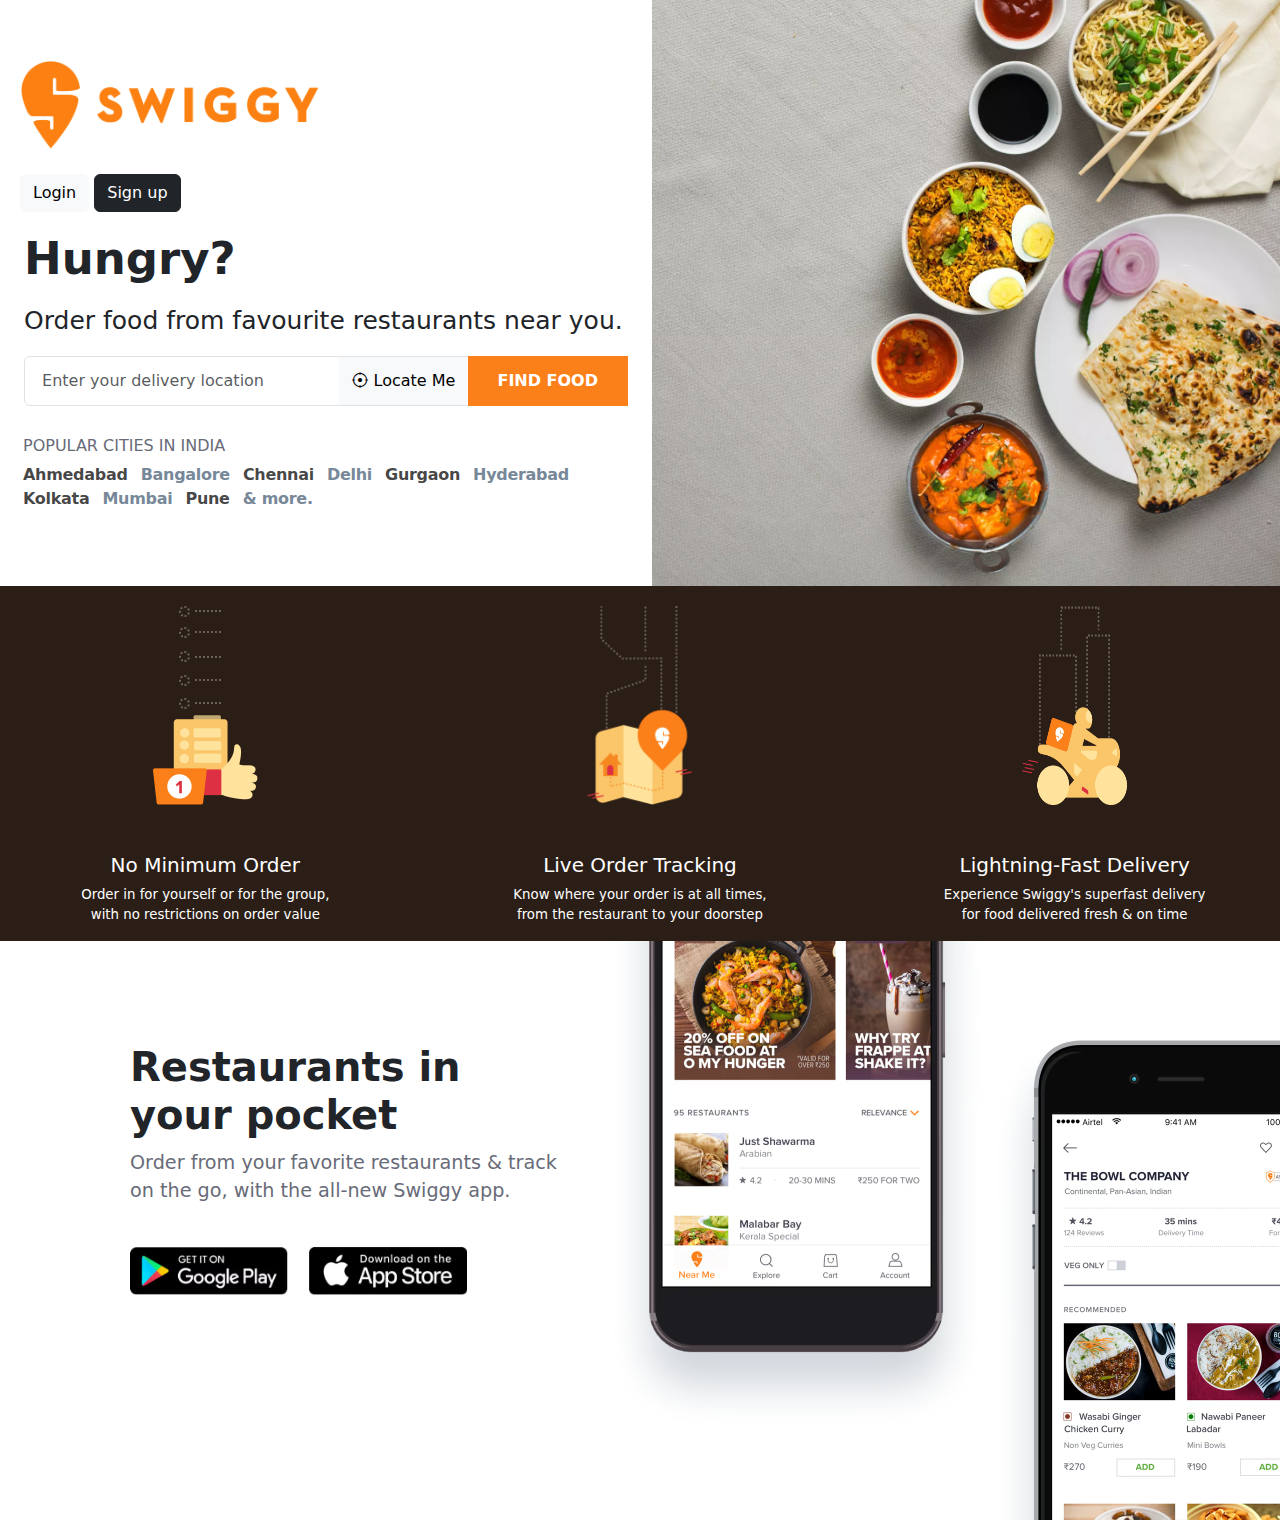
<file: index.html>
<!DOCTYPE html>
<html lang="en">

<head>
    <meta charset="UTF-8">
    <meta name="viewport" content="width=device-width, initial-scale=1.0">
    <title>Swiggy</title>
    <link rel="stylesheet" href="./styles/bootstrap.min.css">
    <link rel="stylesheet" href="https://cdn.jsdelivr.net/npm/bootstrap-icons@1.11.3/font/bootstrap-icons.min.css">
    <link rel="stylesheet" href="./styles/main.css">
    <script src="./styles/bootstrap.bundle.min.js"></script>
</head>

<body>
    <section>

        <div class=" row gy-3">
            <div class="col-lg-6 col-md-12 col-sm-12">
                <div class="container ms-2">
                    <img src="./images/logo1.png" class="  navbar-brand landing-logo " alt="">
                    <div class=" mt-4 ">
                        <a href="#offcanvasLogin" class="btn btn-light" data-bs-toggle="offcanvas">Login</a>
                        <a href="#offcanvasCreateAccount" class="btn  btn-dark" data-bs-toggle="offcanvas">Sign up</a>

                    </div>
                    
                        <!-- ----- Offcanvas LOGIN ------ -->
                        <div class="offcanvas offcanvas-end" tabindex="-1" id="offcanvasLogin"
                            aria-labelledby="offcanvasExampleLabel">
                            <div class="offcanvas-header">
                                <h5 class="offcanvas-title" id="offcanvasLoginLabel">Login</h5>
                                <img src="./images/Image-login_btpq7r.avif " id="loginimg" alt="">


                                <button type="button" class="btn-close text-reset" data-bs-dismiss="offcanvas"
                                    aria-label="Close"></button>
                            </div>

                            <div class="offcanvas-body mt-5">
                                <p class>or<a href="#offcanvasCreateAccount" data-bs-toggle="offcanvas"
                                        data-bs-target="#offcanvasCreateAccount"><span> Create an account</span></a></p>
                                <hr>
                                <div>
                                    <form action="">
                                        <div class="form-floating mt-5">
                                            <input type="tel" class="form-control w-75 border-black" name="mobile"
                                                id="mobile" maxlength="10" placeholder="Phone number">
                                            <label for="" class="form-label">Phone number</label>
                                        </div>
                                        <br>
                                        <button class=" btn w-75">LOGIN</button>
                                        <br>

                                        <p class="mt-2">By clicking on Login, I accept the <a href="">Terms &
                                                Conditions</a> &
                                            <a href="">Privacy Policy</a>
                                        </p>
                                    </form>
                                </div>

                            </div>
                        </div>

                        <!-- ----- Offcanvas SIGN UP ------ -->
                        <div class="offcanvas offcanvas-end" tabindex="-1" id="offcanvasCreateAccount"
                            aria-labelledby="offcanvasCreateAccountLabel">
                            <div class="offcanvas-header">
                                <h5 class="offcanvas-title " id="offcanvasCreateAccountLabel">Create an Account</h5>
                                <img src="./images/Image-login_btpq7r.avif " id="loginimg" alt="">


                                <button type="button" class="btn-close text-reset" data-bs-dismiss="offcanvas"
                                    aria-label="Close"></button>
                            </div>

                            <div class="offcanvas-body mt-5">

                                <p class>or<a href="#offcanvasLogin" data-bs-toggle="offcanvas"
                                        data-bs-target="#offcanvasLogin"><span>
                                            Login to your account</span></a></p>
                                <hr>
                                <form action="">
                                    <div class="form-floating mt-5">
                                        <input type="tel" class="form-control w-75 border-black" name="mobile"
                                            id="mobile" maxlength="10" placeholder="Phone number">
                                        <label for="" class="form-label">Phone number</label>
                                    </div>
                                    <div class="form-floating mt-2">
                                        <input type="text" class="form-control w-75 border-black" name="name" id="name"
                                            maxlength="10" placeholder="enter name">
                                        <label for="" class="form-label">Name</label>
                                    </div>
                                    <div class="form-floating mt-2">
                                        <input type="email" class="form-control w-75 border-black" name="email"
                                            id="email" maxlength="10" placeholder="enter email">
                                        <label for="" class="form-label">Email</label>
                                    </div>
                                    <br>
                                    <button class="form-control btn w-75">CONTINUE</button>
                                    <br>


                                    <p class="mt-2">By clicking on Login, I accept the <a href="">Terms & Conditions</a>
                                        & <a href="">Privacy Policy</a></p>
                                </form>
                            </div>
                        </div>





                    <h1 class="landing-h1 ms-1  ">Hungry?</h1>
                    <h2 class="landing-h2 ms-1">Order food from favourite restaurants near you.</h2>
                    <div class="landing-loc   input-group ms-1">
                        <input type="text" class="locattioninpu form-control  " value="" name="location" id="location"
                            placeholder=" Enter your delivery location" maxlength="30">
                        <button class="location btn btn-light  border-top border-bottom"><span><i
                                    class="bi bi-crosshair"></i></span> Locate Me</button>
                        <a href="./home.html" class="findfood nav-link"><span>FIND FOOD</span></a>






                        <div class="citylist ms ">
                            <h4>POPULAR CITIES IN INDIA</h4>
                            <a href="#" class="list">Ahmedabad</a>
                            <a href="#" class="list">Bangalore</a>
                            <a href="#" class="list">Chennai</a>
                            <a href="#" class="list">Delhi</a>
                            <a href="#" class="list">Gurgaon</a>
                            <a href="#" class="list">Hyderabad</a>
                            <a href="#" class="list">Kolkata</a>
                            <a href="#" class="list">Mumbai</a>
                            <a href="#" class="list">Pune</a>
                            <a href="#" class="list"> <!-- -->&amp; more.</a>
                        </div>
                    </div>
                </div>
            </div>
            <div class="col-lg-6 col-md-12 col-sm-12">
                <img src="./images/landing.webp" class="img-fluid">

            </div>

        </div>

    </section>
    <section class="landing2">
        <div class="row  text-center ">
            <div class="col-lg-4  ">
                <div class="">

                    <img src="./images/nominimumorder.webp" alt="" class="img-fluid">
                    <h5 class="text-white mt-5">No Minimum Order</h5>
                    <p class="text-white ">Order in for yourself or for the group,<br> with no restrictions on order
                        value</p>
                </div>

            </div>
            <div class="col-lg-4  ">
                <img src="./images/liveordertracking.webp" alt="" class="img-fluid">
                <h5 class="text-white mt-5">Live Order Tracking</h5>
                <p class="text-white ">Know where your order is at all times,<br>from the restaurant to your doorstep
                </p>

            </div>
            <div class="col-lg-4  ">
                <img src="./images/fastdeliver.webp" alt="" class="img-fluid">
                <h5 class="text-white mt-5">Lightning-Fast Delivery</h5>
                <p class="text-white ">Experience Swiggy's superfast delivery <br> for food delivered fresh & on time
                </p>

            </div>






        </div>
    </section>
    <section>
        <div class="container">

            <div class="row gy-5">
                <div class="col-lg-5 col-sm-12 ms-5 landing3 ">
                    <h1>Restaurants in <br> your pocket</h1>
                    <p>Order from your favorite restaurants & track <br> on the go, with the all-new Swiggy app.</p>
                    <img src="./images/playstore.avif" class=" " alt="">
                    <img src="./images/appstore.avif" class=" ms-3" alt="">
                </div>
                <div class="col-lg-6 col-sm-12">
                    <div class="d-flex">
                        <img src="./images/mobimg.avif" class="android">
                        <img src="./images/iphoneimg.avif" class="iphone ">
                    </div>
                </div>

            </div>
        </div>
    </section>








</body>

</html>
</file>
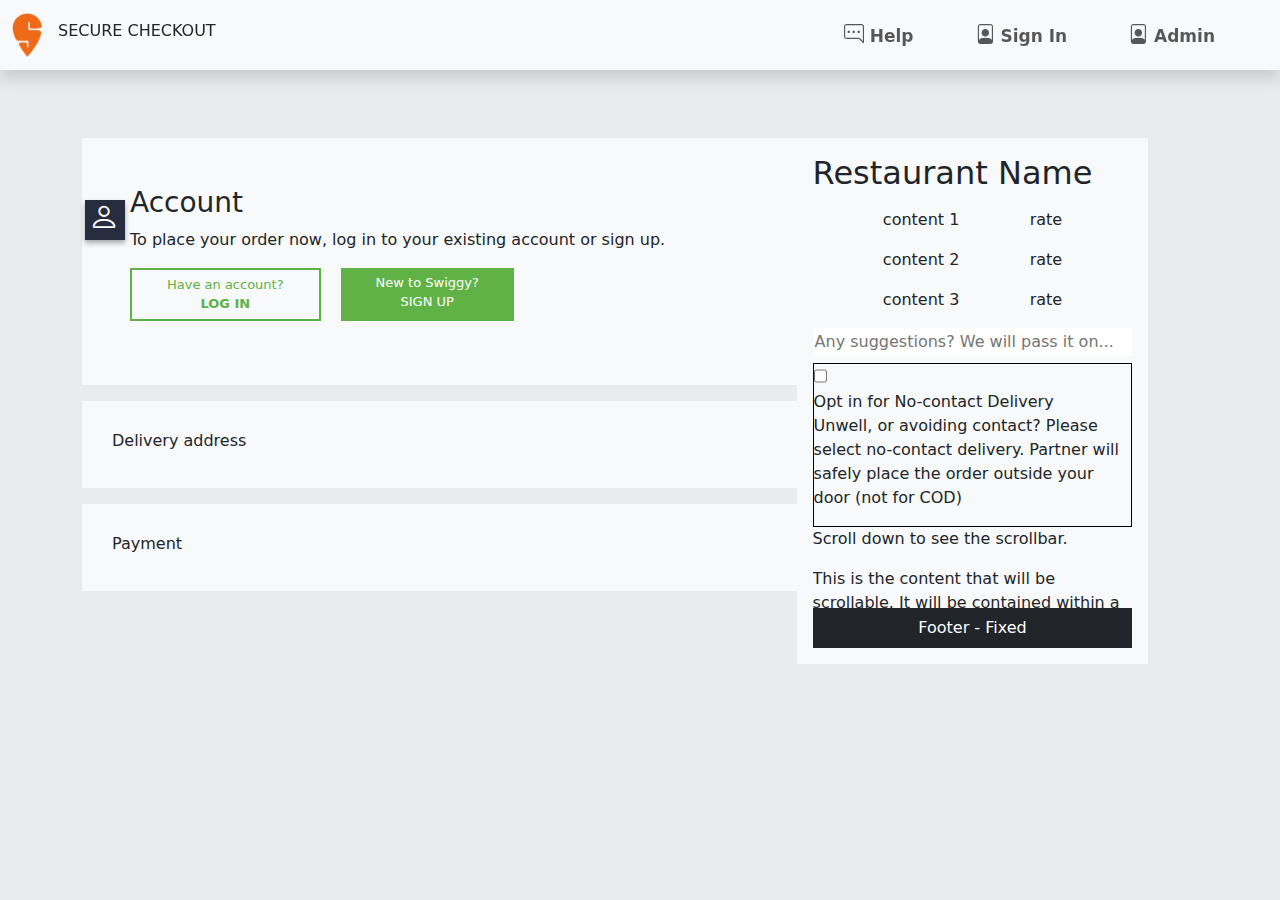
<file: cart.html>
<!DOCTYPE html>
<html lang="en">

<head>
    <meta charset="UTF-8">
    <meta name="viewport" content="width=device-width, initial-scale=1.0">
    <title>Swiggy</title>
    <link rel="stylesheet" href="./styles/bootstrap.min.css">
    <link rel="stylesheet" href="https://cdn.jsdelivr.net/npm/bootstrap-icons@1.11.3/font/bootstrap-icons.min.css">
    <link rel="icon" href="./images/icon.png">


    <link rel="stylesheet" href="https://cdnjs.cloudflare.com/ajax/libs/OwlCarousel2/2.3.4/assets/owl.carousel.min.css"
        integrity="sha512-tS3S5qG0BlhnQROyJXvNjeEM4UpMXHrQfTGmbQ1gKmelCxlSEBUaxhRBj/EFTzpbP4RVSrpEikbmdJobCvhE3g=="
        crossorigin="anonymous" referrerpolicy="no-referrer" />
    <link rel="stylesheet"
        href="https://cdnjs.cloudflare.com/ajax/libs/OwlCarousel2/2.3.4/assets/owl.theme.default.min.css"
        integrity="sha512-sMXtMNL1zRzolHYKEujM2AqCLUR9F2C4/05cdbxjjLSRvMQIciEPCQZo++nk7go3BtSuK9kfa/s+a4f4i5pLkw=="
        crossorigin="anonymous" referrerpolicy="no-referrer" />

    <link rel="stylesheet" href="./styles/main.css">



</head>
<body style="background-color: #e9ecee;">

    <nav class="navbar navbar-expand-md navbar-light bg-light fixed-top shadow">
        <div class="container-fluid">
            <a class="navbar-brand " href="./home.html"><img src="./images/icon.png"  alt=""></a>
            <h6 class="">SECURE CHECKOUT</h6>
            <button class="navbar-toggler " type="button" data-bs-toggle="collapse" data-bs-target="#navbarNav"
                aria-controls="navbarNav" aria-expanded="false" aria-label="Toggle navigation">
                <span class="navbar-toggler-icon"></span>
            </button>
            <div class="collapse navbar-collapse justify-content-end" id="navbarNav">
                <ul class="navbar-nav text-center">

                    <li class="nav-item"><a href="" class="nav-link"><span><i class="bi bi-chat-right-dots"></i></span> Help</a></li>
                    <li class="nav-item"><a href="#offcanvasLogin" class="nav-link" data-bs-toggle="offcanvas"><span><i class="bi bi-file-person"></i></span> Sign In</a></li>
                    <li class="nav-item"><a href="./pages/admindasboard.html" class="nav-link"><span><i class="bi bi-file-person"></i></span> Admin</a></li>

                </ul>
            </div>
        </div>
    </nav>

    
    <!-- ----- Offcanvas LOGIN ------ -->
    <div class="offcanvas offcanvas-end" tabindex="-1" id="offcanvasLogin" aria-labelledby="offcanvasExampleLabel">
        <div class="offcanvas-header">
            <h5 class="offcanvas-title" id="offcanvasLoginLabel">Login</h5>
            <img src="./images/Image-login_btpq7r.avif " id="loginimg" alt="">


            <button type="button" class="btn-close text-reset" data-bs-dismiss="offcanvas" aria-label="Close"></button>
        </div>

        <div class="offcanvas-body mt-5">
            <p class>or<a href="#offcanvasCreateAccount" data-bs-toggle="offcanvas"
                    data-bs-target="#offcanvasCreateAccount"><span> Create an account</span></a></p>
            <hr>
            <div>
                <form action="">
                    <div class="form-floating mt-5">
                        <input type="tel" class="form-control w-75 border-black" name="mobile" id="mobile"
                            maxlength="10" placeholder="Phone number">
                        <label for="" class="form-label">Phone number</label>
                    </div>
                    <br>
                    <button class=" btn w-75">LOGIN</button>
                    <br>

                    <p class="mt-2">By clicking on Login, I accept the <a href="">Terms & Conditions</a> & <a
                            href="">Privacy Policy</a></p>
                </form>
            </div>

        </div>
    </div>

    <!-- ----- Offcanvas SIGN UP ------ -->
    <div class="offcanvas offcanvas-end" tabindex="-1" id="offcanvasCreateAccount"
        aria-labelledby="offcanvasCreateAccountLabel">
        <div class="offcanvas-header">
            <h5 class="offcanvas-title " id="offcanvasCreateAccountLabel">Create an Account</h5>
            <img src="./images/Image-login_btpq7r.avif " id="loginimg" alt="">


            <button type="button" class="btn-close text-reset" data-bs-dismiss="offcanvas" aria-label="Close"></button>
        </div>

        <div class="offcanvas-body mt-5">

            <p class>or<a href="#offcanvasLogin" data-bs-toggle="offcanvas" data-bs-target="#offcanvasLogin"><span>
                        Login to your account</span></a></p>
            <hr>
            <form action="">
                <div class="form-floating mt-5">
                    <input type="tel" class="form-control w-75 border-black" name="mobile" id="mobile" maxlength="10"
                        placeholder="Phone number">
                    <label for="" class="form-label">Phone number</label>
                </div>
                <div class="form-floating mt-2">
                    <input type="text" class="form-control w-75 border-black" name="name" id="name" maxlength="10"
                        placeholder="enter name">
                    <label for="" class="form-label">Name</label>
                </div>
                <div class="form-floating mt-2">
                    <input type="email" class="form-control w-75 border-black" name="email" id="email" maxlength="10"
                        placeholder="enter email">
                    <label for="" class="form-label">Email</label>
                </div>
                <br>
                <button class="form-control btn  w-75">Login</button>
                <br>


                <p class="mt-2">By clicking on Login, I accept the <a href="">Terms & Conditions</a> & <a
                        href="">Privacy Policy</a></p>
            </form>
        </div>
    </div>

    
   

    
    <section  style="background-color: #e9ecee;">
        <div class="container mt-5" id="cartpadding">
            <div class="row ">
                <div class="col-lg-7  col-sm-12 " >
                    <div class="col-lg-7 col-sm-12 p-5   bg-light " id="cartcol1">
                        <div class="qwerty"><span><i class="bi bi-person"></i></span></div>
                        <h3>Account</h3>
                        <p>To place your order now, log in to your existing account or sign up.</p>
                        <p class="d-inline-flex gap-1">
                            <a id="loginButton" class="" data-bs-toggle="collapse" href="#loginCollapse" role="button" >
                             Have an account?<br>
                             <span>LOG IN</span>
                        

                            </a>
                            <a id="signupButton" class="ms-3" type="button" data-bs-toggle="collapse" data-bs-target="#signupCollapse" >
                              New to Swiggy?<br>
                              <span>SIGN UP</span>
                            </a>
                          </p>
                          <div class="collapse" id="loginCollapse">
                            <h6>Enter login details or  <span><a href="#signupCollapse">create an account</a></span></h6>

                                <div class="form-floating mt-5">
                                    <input type="tel" class="form-control w-50 border-black" name="mobile"
                                        id="mobile" maxlength="10" placeholder="Phone number">
                                    <label for="" class="form-label">Phone number</label>
                                </div>
                                <br>
                                <button class="  w-50">LOGIN</button>
                                <br>

                                <p class="mt-2">By clicking on Login, I accept the <a href="">Terms &
                                        Conditions</a> &
                                    <a href="">Privacy Policy</a>
                                </p>
                            </form>
                           
                          </div>
                          <!-- --signup-- -->
                          <div class="collapse" id="signupCollapse">
                            <h6>Sign up or <span><a href="#loginCollapse">log in to your account</a></span></h6>
                            <form action="">
                                <div class="form-floating mt-5">
                                    <input type="tel" class="form-control w-50 border-black" name="mobile"
                                        id="mobile" maxlength="10" placeholder="Phone number">
                                    <label for="" class="form-label">Phone number</label>
                                </div>
                                <div class="form-floating mt-2">
                                    <input type="text" class="form-control w-50 border-black" name="name" id="name"
                                        maxlength="10" placeholder="enter name">
                                    <label for="" class="form-label">Name</label>
                                </div>
                                <div class="form-floating mt-2">
                                    <input type="email" class="form-control w-50 border-black" name="email"
                                        id="email" maxlength="10" placeholder="enter email">
                                    <label for="" class="form-label">Email</label>
                                </div>
                                <br>
                                <button class=" w-50">CONTINUE</button>
                                <br>


                                <p class="mt-2">By clicking on Login, I accept the <a href="">Terms & Conditions</a>
                                    & <a href="">Privacy Policy</a></p>
                            </form>
                           
                          </div>
                           
                            
                    </div>
                    <div class="col-lg-7 col-sm-12  mt-3 bg-light  " id="cartcol2">
                     <h6>Delivery address</h6>
                    </div>
                    <div class="col-lg-7 col-sm-12  mt-3  bg-light" id="cartcol3">
                        <h6>Payment</h6>
                    </div>

                </div>
                <div class="col-lg-5  col-sm-12 ">
                    <div class="container-fluid">
                        <div class="row justify-content-center">
                          <div class="col-sm-12 col-md-12 col-lg-10">
                            <div class="bg-light p-3 ">
                              <h2 class=" mb-3">Restaurant Name</h2>
                              <!-- <header class="bg-dark text-white text-center py-2">Header - Fixed</header> -->
                              <div class="overflow-auto " style=" height: 400px;">
                                <!-- Your scrollable content goes here -->
                                <div class="d-flex justify-content-evenly">
                                    <p>content 1</p>
                                    <span class="">rate</span>

                                </div>
                                <div class="d-flex justify-content-evenly">
                                    <p>content 2</p>
                                    <span class="">rate</span>

                                </div>
                                <div class="d-flex justify-content-evenly">
                                    <p>content 3</p>
                                    <span class="">rate</span>

                                </div>
                               

                                    <textarea name="" id="" cols="40" rows="1" class=" border-0" placeholder="Any suggestions? We will pass it on..."></textarea>

                                    <div class="border border-1 border-black ">
                                        <input type="checkbox" class="form-check">
                                        <label for="" class="form-check-label">Opt in for No-contact Delivery</label>
                                        
                                        <p>Unwell, or avoiding contact? Please select no-contact delivery. Partner will safely place the order outside your door (not for COD)</p>
                                    </div>

                                    
                                

                                <p>Scroll down to see the scrollbar.</p>
                                <p>This is the content that will be scrollable. It will be contained within a div with a fixed width of 300px.</p>
                                <p>This is just placeholder content. You can replace it with your own content.</p>
                                <p>Scroll down to see the scrollbar.</p>
                                <p>This is the content that will be scrollable. It will be contained within a div with a fixed width of 300px.</p>
                                <p>This is just placeholder content. You can replace it with your own content.</p>
                                <p>Scroll down to see the scrollbar.</p>
                              </div>
                              <footer class="bg-dark text-white text-center py-2">Footer - Fixed</footer>
                            </div>
                          </div>
                        </div>
                      </div>
            
            </div>
        </div>
    </section>
    













    <script src="./styles/bootstrap.bundle.min.js"></script>
    <script>
    document.addEventListener('DOMContentLoaded', function () {
        var loginButton = document.getElementById('loginButton');
        var signupButton = document.getElementById('signupButton');
        var loginCollapse = document.getElementById('loginCollapse');
        var signupCollapse = document.getElementById('signupCollapse');
        var createAccountLinks = document.querySelectorAll('a[href="#signupCollapse"]');
        var loginLinks = document.querySelectorAll('a[href="#loginCollapse"]');
    
        loginButton.addEventListener('click', function () {
            loginCollapse.classList.toggle('show');
            signupCollapse.classList.remove('show');
            loginButton.style.display = 'none';
            signupButton.style.display = 'none';
        });
    
        signupButton.addEventListener('click', function () {
            signupCollapse.classList.toggle('show');
            loginCollapse.classList.remove('show');
            signupButton.style.display = 'none';
            loginButton.style.display = 'none';
        });

          // Toggle signup section when "create an account" link is clicked
    createAccountLinks.forEach(function(link) {
        link.addEventListener('click', function(event) {
            event.preventDefault(); // Prevent default anchor behavior
            signupCollapse.classList.toggle('show');
            loginCollapse.classList.remove('show');
            signupButton.style.display = 'none';
            loginButton.style.display = 'none';
        });
    });

    // Add event listener to each "login to your account" link
    loginLinks.forEach(function(link) {
        link.addEventListener('click', function(event) {
            event.preventDefault(); // Prevent default anchor behavior
            loginCollapse.classList.toggle('show');
            signupCollapse.classList.remove('show');
            loginButton.style.display = 'none';
            signupButton.style.display = 'none';
        });
    });

    
        // Check if collapse elements are shown on page load
        if (loginCollapse.classList.contains('show')) {
            loginButton.style.display = 'none';
        } else if (signupCollapse.classList.contains('show')) {
            signupButton.style.display = 'none';
        }
    });

;
    </script>
    
</body>
</html>
</file>
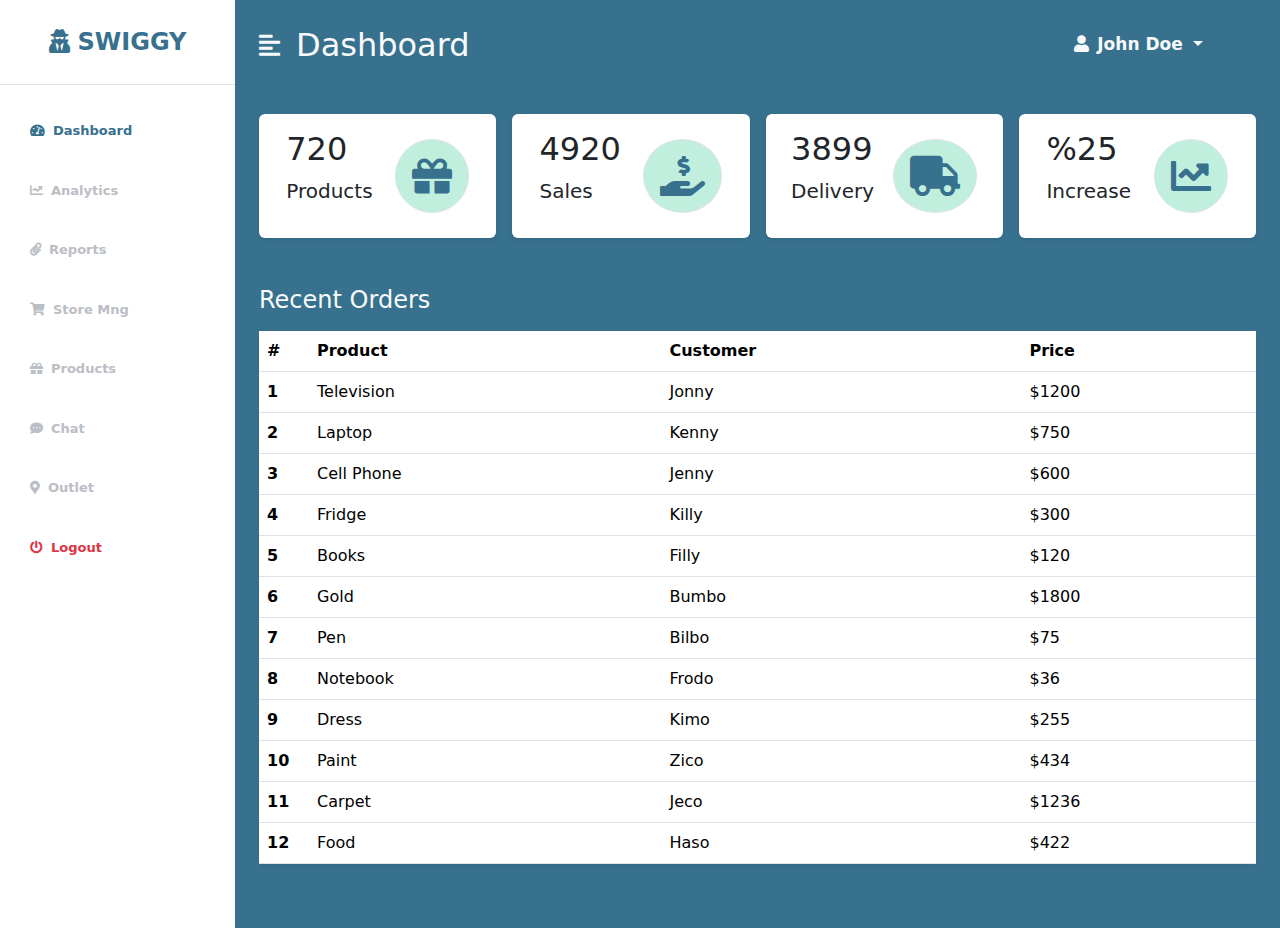
<file: pages/admindasboard.html>
<!DOCTYPE html>
<html lang="en">

<head>
    <meta charset="UTF-8" />
    <meta http-equiv="X-UA-Compatible" content="IE=edge" />
    <meta name="viewport" content="width=device-width, initial-scale=1.0" />
    <link rel="stylesheet" href="../styles/bootstrap.min.css">
    
    <link rel="stylesheet" href="https://cdnjs.cloudflare.com/ajax/libs/font-awesome/5.15.3/css/all.min.css" />
    <link rel="stylesheet" href="../styles/main.css" />
    <title> Admin Dashboard</title>
</head>

<body>
    <div class="d-flex" id="wrapper">
        <!-- Sidebar -->
        <div class="bg-white" id="sidebar-wrapper">
            <div class="sidebar-heading text-center py-4 primary-text fs-4 fw-bold text-uppercase border-bottom"><i
                    class="fas fa-user-secret me-2"></i>Swiggy</div>
            <div class="list-group list-group-flush my-3">
                <a href="#" class="list-group-item list-group-item-action bg-transparent second-text active"><i
                        class="fas fa-tachometer-alt me-2"></i>Dashboard</a>
                <!-- <a href="#" class="list-group-item list-group-item-action bg-transparent second-text fw-bold"><i
                        class="fas fa-project-diagram me-2"></i>Projects</a> -->
                <a href="#" class="list-group-item list-group-item-action bg-transparent second-text fw-bold"><i
                        class="fas fa-chart-line me-2"></i>Analytics</a>
                <a href="#" class="list-group-item list-group-item-action bg-transparent second-text fw-bold"><i
                        class="fas fa-paperclip me-2"></i>Reports</a>
                <a href="#" class="list-group-item list-group-item-action bg-transparent second-text fw-bold"><i
                        class="fas fa-shopping-cart me-2"></i>Store Mng</a>
                <a href="#" class="list-group-item list-group-item-action bg-transparent second-text fw-bold"><i
                        class="fas fa-gift me-2"></i>Products</a>
                <a href="#" class="list-group-item list-group-item-action bg-transparent second-text fw-bold"><i
                        class="fas fa-comment-dots me-2"></i>Chat</a>
                <a href="#" class="list-group-item list-group-item-action bg-transparent second-text fw-bold"><i
                        class="fas fa-map-marker-alt me-2"></i>Outlet</a>
                <a href="#" class="list-group-item list-group-item-action bg-transparent text-danger fw-bold"><i
                        class="fas fa-power-off me-2"></i>Logout</a>
            </div>
        </div>
        <!-- /#sidebar-wrapper -->

        <!-- Page Content -->
        <div id="page-content-wrapper">
            <nav class="navbar navbar-expand-lg navbar-light bg-transparent py-4 px-4">
                <div class="d-flex align-items-center" id="qw">
                    <i class="fas fa-align-left primary-text fs-4 me-3 text-light" id="menu-toggle"></i>
                    <h2 class="fs-2 m-0 text-light">Dashboard</h2>
                </div>

                <button class="navbar-toggler" type="button" data-bs-toggle="collapse"
                    data-bs-target="#navbarSupportedContent" aria-controls="navbarSupportedContent"
                    aria-expanded="false" aria-label="Toggle navigation">
                    <span class="navbar-toggler-icon"></span>
                </button>

                <div class="collapse navbar-collapse" id="navbarSupportedContent">
                    <ul class="navbar-nav ms-auto mb-2 mb-lg-0">
                        <li class="nav-item dropdown">
                            <a class="nav-link dropdown-toggle sec fw-bold text-light" href="#" id="navbarDropdown"
                                role="button" data-bs-toggle="dropdown" aria-expanded="false">
                                <i class="fas fa-user me-2 "></i>John Doe
                            </a>
                            <ul class="dropdown-menu" aria-labelledby="navbarDropdown">
                                <li><a class="dropdown-item" href="#">Profile</a></li>
                                <li><a class="dropdown-item" href="#">Settings</a></li>
                                <li><a class="dropdown-item" href="#">Logout</a></li>
                            </ul>
                        </li>
                    </ul>
                </div>
            </nav>

            <div class="container px-4">
                <div class="row g-3 my-2">
                    <div class="col-md-3">
                        <div class="p-3 bg-white shadow-sm d-flex justify-content-around align-items-center rounded">
                            <div>
                                <h3 class="fs-2">720</h3>
                                <p class="fs-5">Products</p>
                            </div>
                            <i class="fas fa-gift fs-1 primary-text border rounded-full secondary-bg p-3"></i>
                        </div>
                    </div>

                    <div class="col-md-3">
                        <div class="p-3 bg-white shadow-sm d-flex justify-content-around align-items-center rounded">
                            <div>
                                <h3 class="fs-2">4920</h3>
                                <p class="fs-5">Sales</p>
                            </div>
                            <i
                                class="fas fa-hand-holding-usd fs-1 primary-text border rounded-full secondary-bg p-3"></i>
                        </div>
                    </div>

                    <div class="col-md-3">
                        <div class="p-3 bg-white shadow-sm d-flex justify-content-around align-items-center rounded">
                            <div>
                                <h3 class="fs-2">3899</h3>
                                <p class="fs-5">Delivery</p>
                            </div>
                            <i class="fas fa-truck fs-1 primary-text border rounded-full secondary-bg p-3"></i>
                        </div>
                    </div>

                    <div class="col-md-3">
                        <div class="p-3 bg-white shadow-sm d-flex justify-content-around align-items-center rounded">
                            <div>
                                <h3 class="fs-2">%25</h3>
                                <p class="fs-5">Increase</p>
                            </div>
                            <i class="fas fa-chart-line fs-1 primary-text border rounded-full secondary-bg p-3"></i>
                        </div>
                    </div>
                </div>

                <div class="row my-5">
                    <h3 class="fs-4 mb-3 text-light">Recent Orders</h3>
                    <div class="col">
                        <table class="table bg-white rounded shadow-sm  table-hover">
                            <thead>
                                <tr>
                                    <th scope="col" width="50">#</th>
                                    <th scope="col">Product</th>
                                    <th scope="col">Customer</th>
                                    <th scope="col">Price</th>
                                </tr>
                            </thead>
                            <tbody>
                                <tr>
                                    <th scope="row">1</th>
                                    <td>Television</td>
                                    <td>Jonny</td>
                                    <td>$1200</td>
                                </tr>
                                <tr>
                                    <th scope="row">2</th>
                                    <td>Laptop</td>
                                    <td>Kenny</td>
                                    <td>$750</td>
                                </tr>
                                <tr>
                                    <th scope="row">3</th>
                                    <td>Cell Phone</td>
                                    <td>Jenny</td>
                                    <td>$600</td>
                                </tr>
                                <tr>
                                    <th scope="row">4</th>
                                    <td>Fridge</td>
                                    <td>Killy</td>
                                    <td>$300</td>
                                </tr>
                                <tr>
                                    <th scope="row">5</th>
                                    <td>Books</td>
                                    <td>Filly</td>
                                    <td>$120</td>
                                </tr>
                                <tr>
                                    <th scope="row">6</th>
                                    <td>Gold</td>
                                    <td>Bumbo</td>
                                    <td>$1800</td>
                                </tr>
                                <tr>
                                    <th scope="row">7</th>
                                    <td>Pen</td>
                                    <td>Bilbo</td>
                                    <td>$75</td>
                                </tr>
                                <tr>
                                    <th scope="row">8</th>
                                    <td>Notebook</td>
                                    <td>Frodo</td>
                                    <td>$36</td>
                                </tr>
                                <tr>
                                    <th scope="row">9</th>
                                    <td>Dress</td>
                                    <td>Kimo</td>
                                    <td>$255</td>
                                </tr>
                                <tr>
                                    <th scope="row">10</th>
                                    <td>Paint</td>
                                    <td>Zico</td>
                                    <td>$434</td>
                                </tr>
                                <tr>
                                    <th scope="row">11</th>
                                    <td>Carpet</td>
                                    <td>Jeco</td>
                                    <td>$1236</td>
                                </tr>
                                <tr>
                                    <th scope="row">12</th>
                                    <td>Food</td>
                                    <td>Haso</td>
                                    <td>$422</td>
                                </tr>
                            </tbody>
                        </table>
                    </div>
                </div>

            </div>
        </div>
    </div>
    <!-- /#page-content-wrapper -->
    </div>

    <script src="../styles/bootstrap.bundle.min.js"></script>
    <script>
        var el = document.getElementById("wrapper");
        var toggleButton = document.getElementById("menu-toggle");

        toggleButton.onclick = function () {
            el.classList.toggle("toggled");
        };
    </script>
</body>

</html>
</file>
<file: styles/main.css>
body {
    overflow-x: hidden;
}


.navbar-brand img{
    width:30px;

}

.landing-navbar{
    margin-left: 240px;
    margin-top: 60px;
    
}

.navbar ul li{
    margin-right: 45px;
    font-size: 17px;
    font-weight: 600;

}

#owl1{
    padding-top: 90px;

}
#arab1{
    padding-top: 80px;

}
#burg1{
    padding-top: 80px;

}
#shaw1{
    padding-top: 80px;

}
#cartpadding{
    padding-top: 90px;

}

.navbar ul li span{
    font-size: 20px;
}



@media screen and (max-width: 900px) {
    .navbar ul li{
        margin-right: 5px;
       
    
    }
   
       

}
@media screen and (max-width: 600px) {
    .navbar.fixed-top {
        position: fixed;
        bottom: 0;
        top: auto;
        width: 100%;
       
    }
    /* .nav-item {
        display: flex;
        align-items: center;
        justify-content: center;
    }
     */

    
    .navbar ul li{
        font-size: 20px;
        
        font-weight: 600;
       
       
    
    }
  
     #owl1{
        padding-top: 0px;
    
    } 
     #arab1{
        padding-top: 0px;
    
    } 
     #burg1{
        padding-top: 0px;
    
    } 
     #shaw1{
        padding-top: 0px;
    
    } 
     #cartpadding{
        padding-top: 0px;
    
    } 

       

    

}



.landing-logo {
   
    margin-top: 60px;

    width: 300px;
    
}

.landing-h1{
    margin-top: 20px;  
    font-size: 45px;
    font-weight: 700;
}
.landing-h2{
    margin-top: 20px;
    font-size: 25px;
    font-weight: 300;
}
.landing-loc{
  
     margin-top: 20px; 
 } 
 .findfood{
    background-color: #fc8019;
    padding: 0 30px;
    text-align: center;
    line-height: 50px;
    color: #fff;  
    font-weight: 600;
   
 }

.location button:hover{
    background-color: lightgrey;
}


@media screen and (max-width: 600px) {



    .landing-h2{
      
        font-size: 22px;
        margin-top: 25px;
        
    }
    
}

  




.citylist{
 
    margin-top: 30px;
}
.citylist h4{
    font-size: 16px;
    color: #686b78;
}
.list{
    font-weight: 600;
    font-size: 16px;
    margin-right: 8px;
    color: rgba(0, 0, 0, 0.735);
    line-height: 1.5;
    letter-spacing: -.3px;
    text-decoration: none;
}
.list:nth-child(odd){
    color: lightslategray;
}

.landing2{
    background-color: #2b1e16;

}
.landing2 img{
    margin-top: 20px;
    width: 105px; 
    height: 199px;

}


.landing2 p{
    font-size: smaller;
    color: #e0cbc1;

}
.landing3{
    margin-top: 150px;
}
.landing3 img{
   width: 35%;
   
   margin-top: 25px;
}
.landing3 h1{
   font-weight: 600;
}
.landing3 p{
    margin-top: 10px;
    font-size: larger;
    color: #686b78;
}

.android{
    width: 384px;
    height: 489px;
   
}
.iphone{
    margin-top: 90px;
    width: 384px;
    height: 489px;
   
}

@media screen and (max-width: 600px) {
    .landing3 p{
        margin-top: 10px;
        font-size: smaller;
      
    }
   
    .iphone {
        display: none;
    }
    .list{
        
        font-size: 15px;
     
    }

}

/* Add your additional styles here */
.swiper-container {
    position: relative;
    width: 100%;
    max-width: 600px; /* Adjust the max-width as needed */
    margin: 0 auto;
}

.swiper-slide {
    width: 100%;
}

.carousel-link {
    display: block;
}

.carousel-image {
    position: relative;
    overflow: hidden;
    width: 100%;
    height: 180px; /* Adjust the height as needed */
}

.carousel-image img {
    width: 100%;
    height: 100%;
    object-fit: cover;
}

.swiper-button-next,
.swiper-button-prev {
    width: 50px;
    height: 50px;
    background-color: #333;
    color: white;
    border-radius: 50%;
    display: flex;
    justify-content: center;
    align-items: center;
    position: absolute;
    top: 50%;
    transform: translateY(-50%);
    cursor: pointer;
}

.swiper-button-next:hover,
.swiper-button-prev:hover {
    background-color: #555;
}

.am-next{
    width: 2200px;
    color: #2b1e16;
}
.owl-carousel .owl-nav button.owl-next {
   position: absolute;
   bottom: 260px;
   right: 20px;

   
   width: 40px;
   height: 40px;
   font-size: 25px;
   display: inline-block;
   border-radius: 50px;
   
   color: black;
   
   background-color: rgba(128, 128, 128, 0.384);
}

.owl-carousel .owl-nav button.owl-prev {
    position: absolute;
    bottom: 260px;
    right: 80px;
    width: 40px;
   height: 40px;
   font-size: 25px;
   display: inline-block;
   border-radius: 50px;
   
   color: black;
   
    background-color: rgba(128, 128, 128, 0.384);
}




.card-img-top {
    height: 200px; /* Set the desired height */
    object-fit: cover; /* This property ensures that the image maintains its aspect ratio and covers the specified height */
}




#slider-2  .owl-nav button.owl-prev {
    position: absolute;
    bottom: 380px;
    right: 80px;
    width: 40px;
   height: 40px;
   font-size: 25px;
   display: inline-block;
   border-radius: 50px;
   
   color: black;
   background-color: rgba(128, 128, 128, 0.384);
}
#slider-2 .owl-nav button.owl-next {
    position: absolute;
    bottom: 380px;
    right: 20px;
 
    
    width: 40px;
    height: 40px;
    font-size: 25px;
    display: inline-block;
    border-radius: 50px;
    
    color: black;
    
    background-color: rgba(128, 128, 128, 0.384);
 }




 #offcanvasLogin {
    width: 570px;
}
#offcanvasCreateAccount {
    width: 570px;
}

#loginimg{
    position: absolute;
    top: 30px;
    width: 125px;
    right: 190px;
}

@media screen and (max-width: 600px) {
    #loginimg{
        position: absolute;
        top: 30px;
        width: 125px;
        right: 60px;
    }
}
.offcanvas-title {
    position: absolute;
    margin-top: 140px;
    font-weight: 700;

}

.offcanvas-body p,a{
    font-size: small;
    text-decoration: none;
   
    
}
.offcanvas-body span{
  
    color: #fc8019;
    font-weight: 600;
    
}

.offcanvas-body button{
    background-color: #fc8019;
    color: #fff;
    height: 50px;
}

.offcanvas-body a{
    color: black;
    font-weight: 600;

}


#loginButton {
    padding: 5px 35px;
    text-align: center;
    border: 2px solid #60b246;
    color: #60b246;

}
#loginButton span {

    /* color: #60b246; */
    font-weight: 700;

}
#signupButton {
    padding: 5px 35px;
    text-align: center;
    border: 0;
    background-color: #60b246;
    color: #fff;

}


#loginCollapse button{
    background-color: #60b246;
    color: #fff;
    border: #60b246;
    padding: 10px 35px;

}
#signupCollapse button{
    background-color: #60b246;
    color: #fff;
    border: #60b246;
    padding: 10px 35px;

}


.qwerty{
    position: absolute;
    width: 40px;
    height: 40px;
    background-color: #282c3f;
    box-shadow: 0 3px 5px 0 rgba(40,44,63,.4);
    top: 200px;
    left: 85px;
}
.qwerty span{
    color: #fff;
    text-align: center;
    line-height: 36px;
    margin-left: 4px;
    font-size: 30px;
}


#cartcol1{

    width: 725px;
   
  
}

#cartcol2,#cartcol3{
   padding: 30px ;
   width: 725px;
    
    
}

@media screen and (max-width:900px) {
    #cartcol1{
       
        display: none;
      
    }
    
    #cartcol2,#cartcol3{
       display: none;
        
    }

    
}
#foot1{
    background-color: rgb(240, 240, 245);;
}
   
#footercol1 h1{

    font-size: 30px;
    margin-left: 100px;
    
}



#footercol2 img{
    
    width: 35%;
    
}
#footersec{
    height: 45vh;
    background-color:  rgb(2, 6, 12);

}

@media screen and (max-width:600px) {
#footercol1{
    display: none;
    
}
#footercol2 img{
    
    width: 105%;
    
}
#footersec{
    height: 110vh;

}
}



@media screen and (max-width:900px) {
#footercol1{
    display: none;
    
}
#footercol2 img{
    
    width: 30%;
    
}
/* #footersec{
    height: 50vh;

} */
}





.accordion-body{
    height: 220px;
}
.accordion-body span{
    font-size: larger;
}



/* ------styling------- */

.card {
    transition: transform 0.3s ease;
}


.card:hover {
    transform: scale(0.9); 
}



/* ---------ADMN Dasboard------- */
:root {
    --main-bg-color:#37718e;
    --main-text-color: #37718e;
    --second-text-color: #bbbec5;
    --second-bg-color: #c1efde;
  }
  
  .primary-text {
    color: var(--main-text-color);
  }
  
  .second-text {
    color: var(--second-text-color);
  }
  
  .primary-bg {
    background-color: var(--main-bg-color);
  }
  
  .secondary-bg {
    background-color: var(--second-bg-color);
  }
  
  .rounded-full {
    border-radius: 100%;
  }
  
  #wrapper {
    overflow-x: hidden;
   background-color: #37718e;
  }
  
  #sidebar-wrapper {
    min-height: 100vh;
    margin-left: -15rem;
    -webkit-transition: margin 0.25s ease-out;
    -moz-transition: margin 0.25s ease-out;
    -o-transition: margin 0.25s ease-out;
    transition: margin 0.25s ease-out;
  }
  
  #menu-toggle {
    color: #2b1e16;
    

  }
  /* #sidebar-wrapper .sidebar-heading {
    padding: 0.875rem 1.25rem;
    font-size: 1.2rem;
  } */
  
  #sidebar-wrapper .list-group {
    width: 235px;
  }
  
  /* #page-content-wrapper {
    min-width: 100vw;
  } */
  
  #wrapper.toggled #sidebar-wrapper {
    margin-left: 0;
  }
  
  /* #menu-toggle {
    cursor: pointer;
  } */
  
  .list-group-item {
    border: none;
    padding: 20px 30px;
  }
  
  .list-group-item.active {
    background-color: transparent;
    color: var(--main-text-color);
    font-weight: bold;
    border: none;
  }
  
  @media (min-width: 768px) {
    #sidebar-wrapper {
      margin-left: 0;
    }
  
    #page-content-wrapper {
      min-width: 0;
      width: 100%;
    }
  
    #wrapper.toggled #sidebar-wrapper {
      margin-left: -15rem;
    }
  }
</file>
